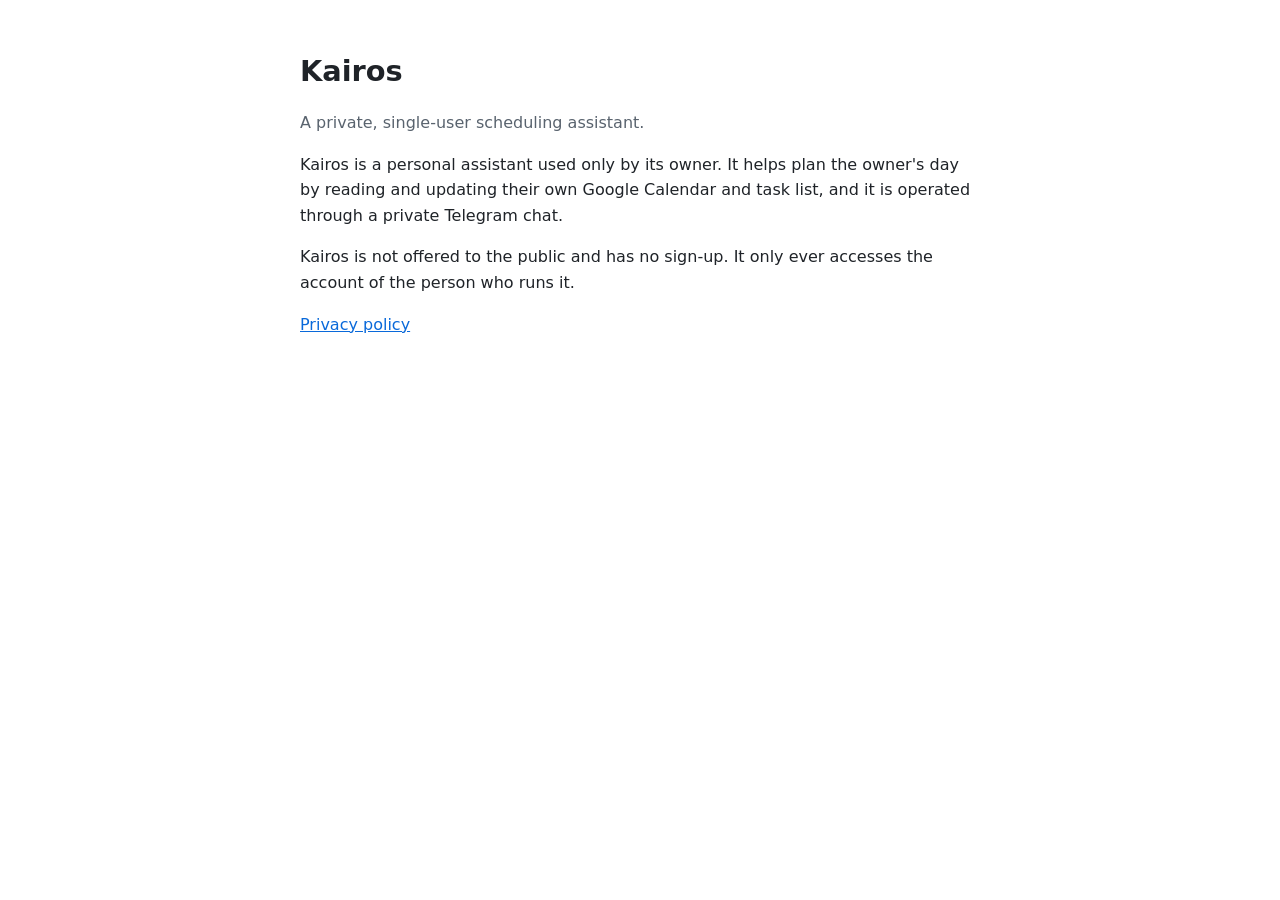
<file: index.html>
<!doctype html>
<html lang="en">
<head>
<meta charset="utf-8"><meta name="viewport" content="width=device-width, initial-scale=1">
<title>Kairos</title>
<meta name="description" content="Kairos is a private, single-user scheduling assistant.">
<link rel="stylesheet" href="style.css">
</head>
<body><main>
<h1>Kairos</h1>
<p class="muted">A private, single-user scheduling assistant.</p>
<p>Kairos is a personal assistant used only by its owner. It helps plan the owner's day by reading and updating their own Google Calendar and task list, and it is operated through a private Telegram chat.</p>
<p>Kairos is not offered to the public and has no sign-up. It only ever accesses the account of the person who runs it.</p>
<p><a href="privacy.html">Privacy policy</a></p>
</main></body>
</html>
</file>
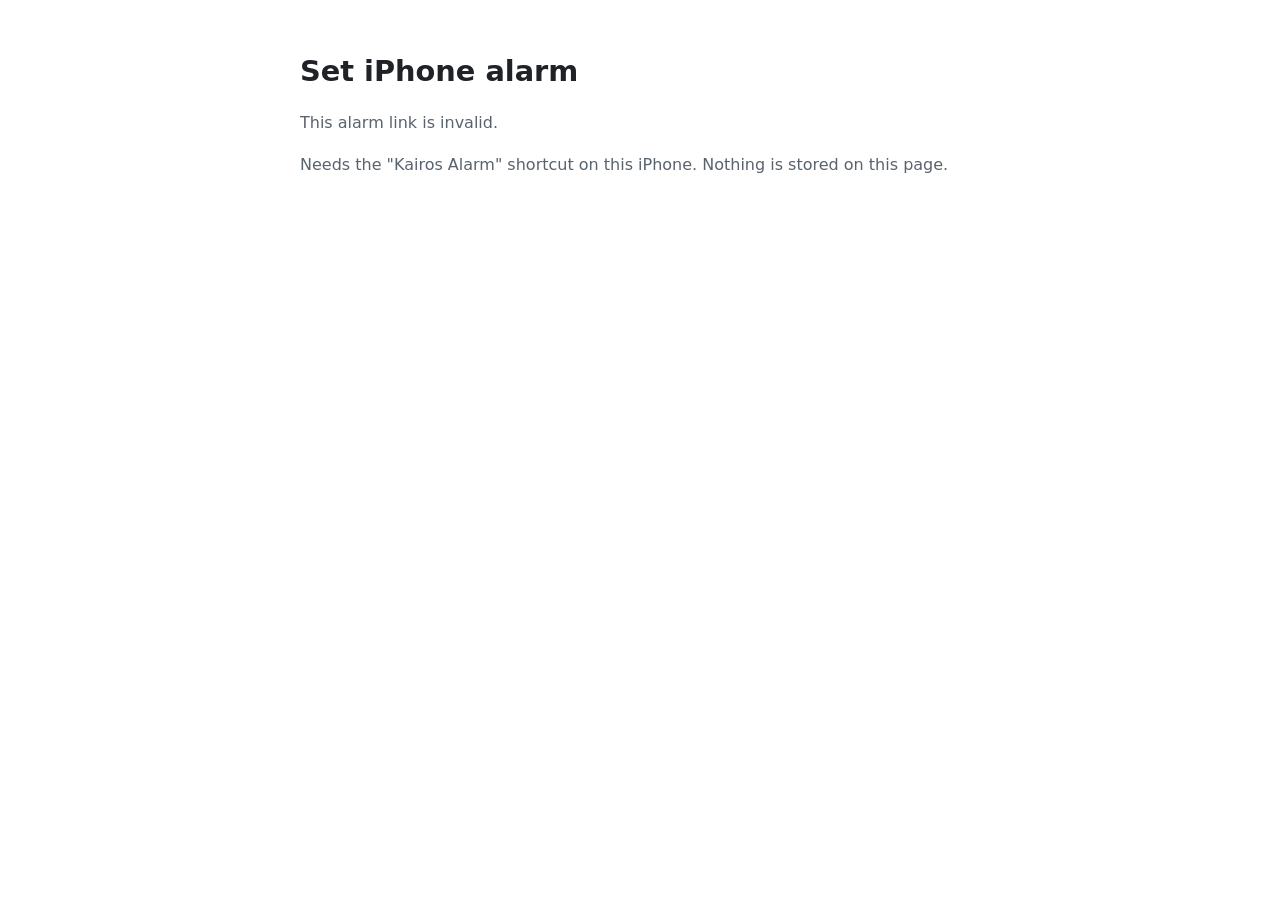
<file: alarm.html>
<!doctype html>
<html lang="en">
<head>
<meta charset="utf-8"><meta name="viewport" content="width=device-width, initial-scale=1">
<meta name="robots" content="noindex">
<title>Kairos Alarm</title>
<link rel="stylesheet" href="style.css">
</head>
<body><main>
<h1>Set iPhone alarm</h1>
<p id="summary" class="muted">Opening Shortcuts...</p>
<p><a id="open" href="#">Tap here if Shortcuts didn't open</a></p>
<p class="muted">Needs the "Kairos Alarm" shortcut on this iPhone. Nothing is stored on this page.</p>
<script>
  // Hands the alarm time and label to the "Kairos Alarm" shortcut, which creates a Clock alarm.
  const q = new URLSearchParams(location.search);
  const time = q.get("t") || "";
  const label = (q.get("l") || "Kairos alarm").slice(0, 60);
  const summary = document.getElementById("summary");
  const link = document.getElementById("open");
  if (!/^([01]\d|2[0-3]):[0-5]\d$/.test(time)) {
    summary.textContent = "This alarm link is invalid.";
    link.remove();
  } else {
    summary.textContent = "Alarm at " + time + ": " + label;
    const url = "shortcuts://run-shortcut?name=" + encodeURIComponent("Kairos Alarm") +
      "&input=text&text=" + encodeURIComponent(time + "|" + label);
    link.href = url;
    location.href = url;
  }
</script>
</main></body>
</html>
</file>
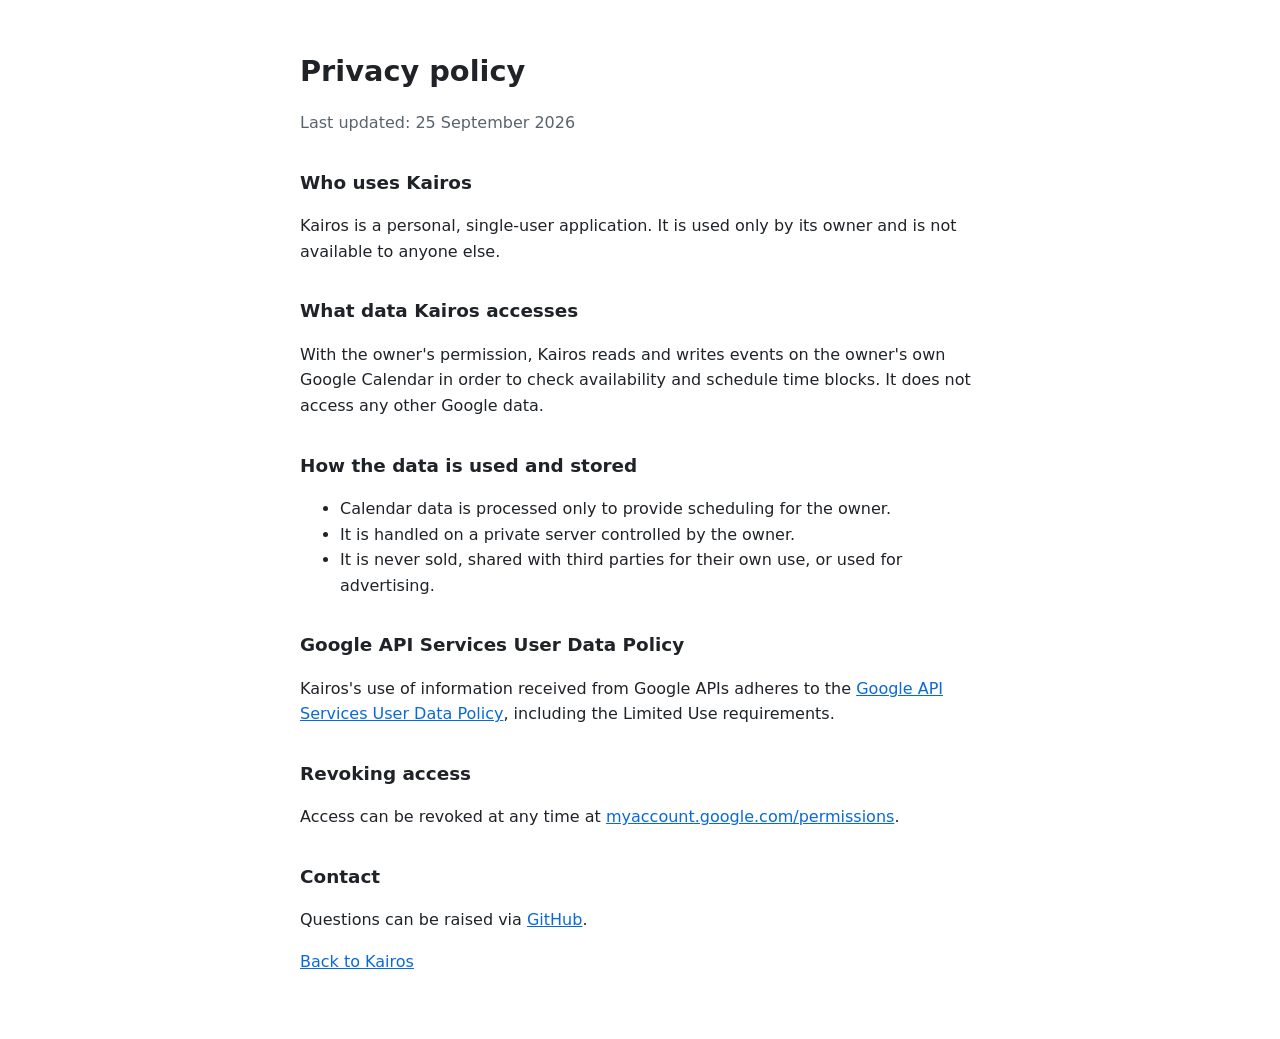
<file: privacy.html>
<!doctype html>
<html lang="en">
<head>
<meta charset="utf-8"><meta name="viewport" content="width=device-width, initial-scale=1">
<title>Kairos Privacy Policy</title>
<meta name="description" content="How Kairos handles Google Calendar data.">
<link rel="stylesheet" href="style.css">
</head>
<body><main>
<h1>Privacy policy</h1>
<p class="muted">Last updated: 25 September 2026</p>

<h2>Who uses Kairos</h2>
<p>Kairos is a personal, single-user application. It is used only by its owner and is not available to anyone else.</p>

<h2>What data Kairos accesses</h2>
<p>With the owner's permission, Kairos reads and writes events on the owner's own Google Calendar in order to check availability and schedule time blocks. It does not access any other Google data.</p>

<h2>How the data is used and stored</h2>
<ul>
<li>Calendar data is processed only to provide scheduling for the owner.</li>
<li>It is handled on a private server controlled by the owner.</li>
<li>It is never sold, shared with third parties for their own use, or used for advertising.</li>
</ul>

<h2>Google API Services User Data Policy</h2>
<p>Kairos's use of information received from Google APIs adheres to the <a href="https://developers.google.com/terms/api-services-user-data-policy">Google API Services User Data Policy</a>, including the Limited Use requirements.</p>

<h2>Revoking access</h2>
<p>Access can be revoked at any time at <a href="https://myaccount.google.com/permissions">myaccount.google.com/permissions</a>.</p>

<h2>Contact</h2>
<p>Questions can be raised via <a href="https://github.com/96-tf">GitHub</a>.</p>

<p><a href="index.html">Back to Kairos</a></p>
</main></body>
</html>
</file>
<file: style.css>
:root { --bg:#ffffff; --fg:#1f2328; --muted:#59636e; --link:#0969da; }
@media (prefers-color-scheme: dark) { :root { --bg:#0d1117; --fg:#e6edf3; --muted:#9198a1; --link:#4493f8; } }
body { background:var(--bg); color:var(--fg); font:16px/1.6 system-ui,-apple-system,"Segoe UI",sans-serif; margin:0; }
main { max-width:680px; margin:0 auto; padding:48px 16px; }
h1 { font-size:1.8rem; margin:0 0 8px; } h2 { font-size:1.15rem; margin-top:32px; }
p, li { color:var(--fg); } .muted { color:var(--muted); } a { color:var(--link); }
</file>
